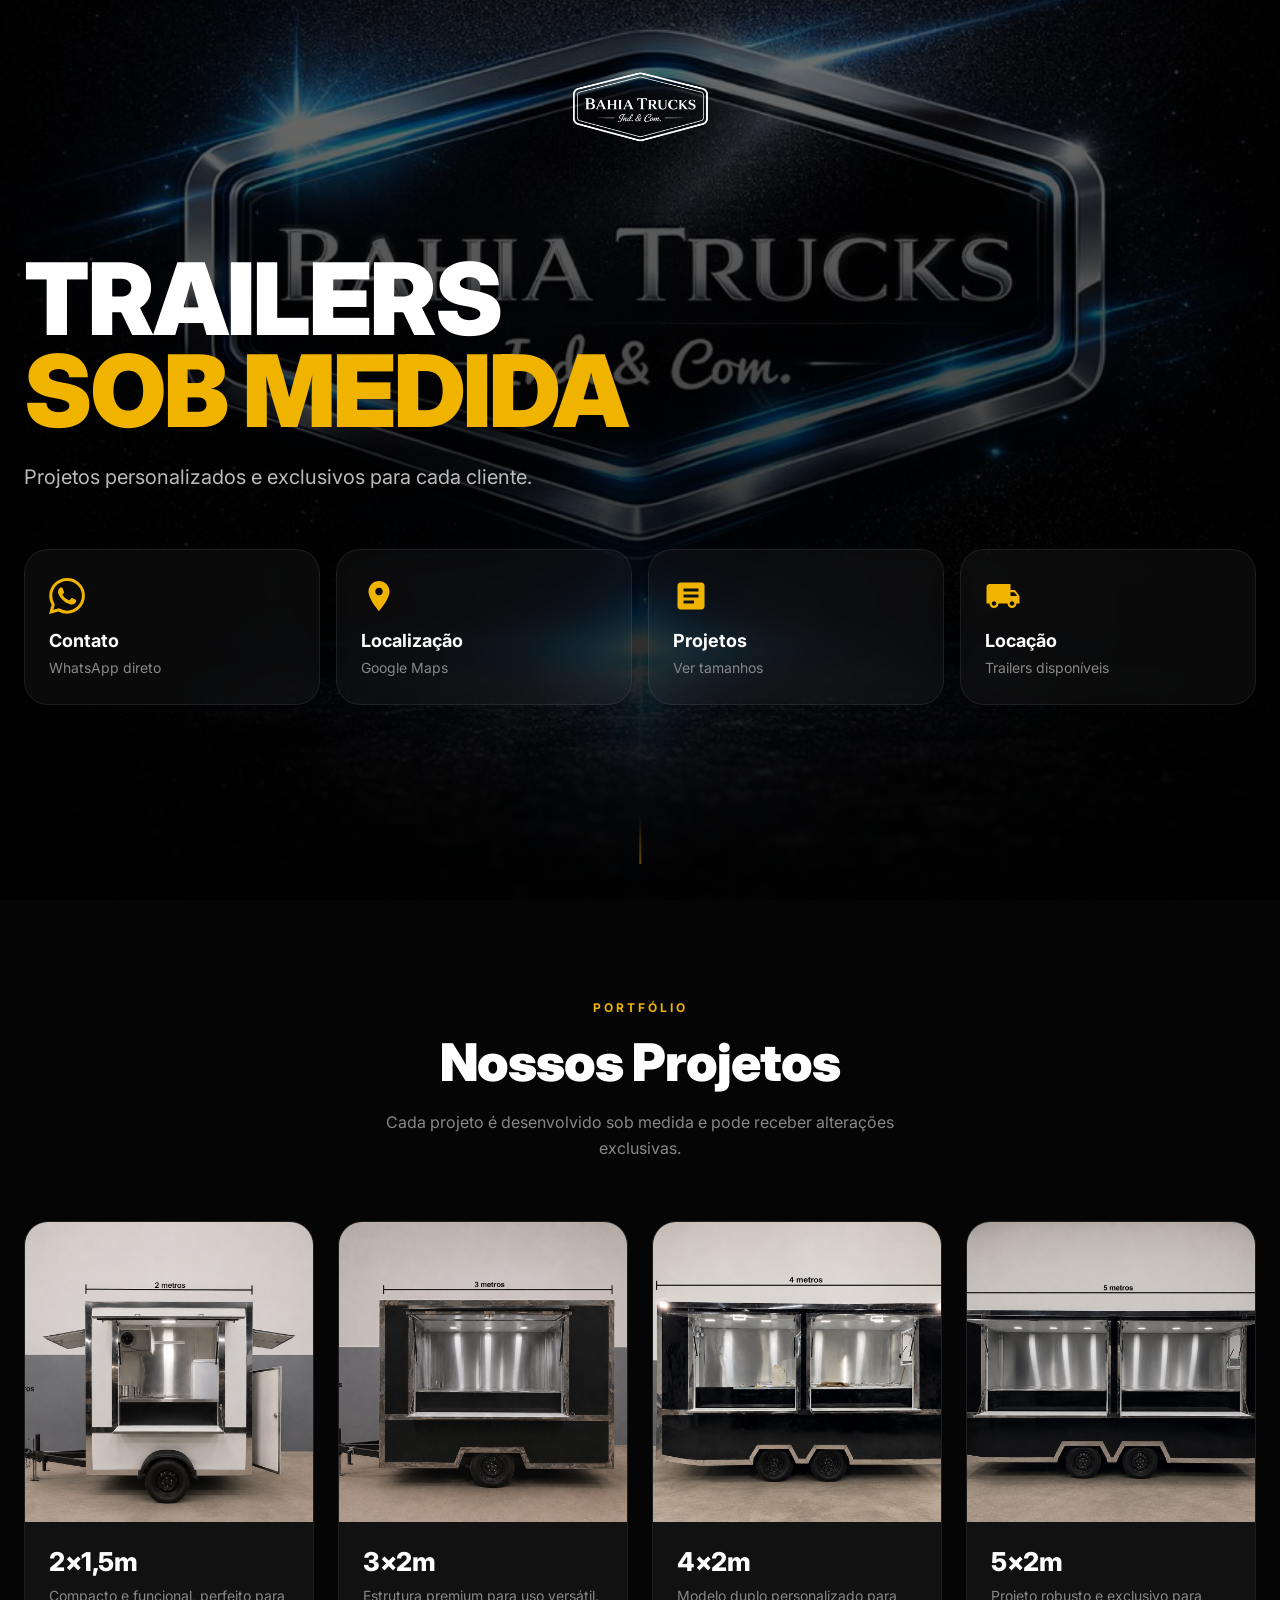
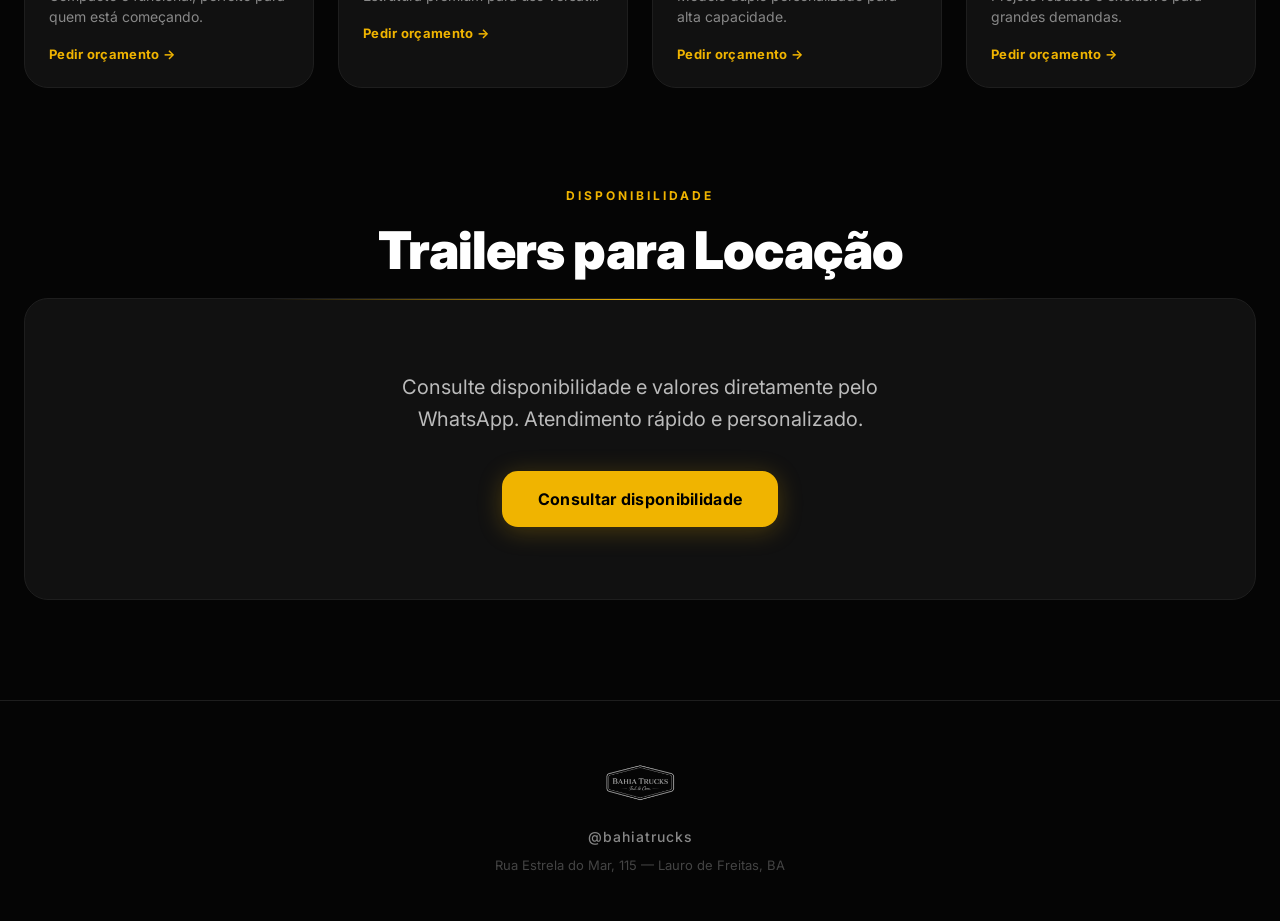
<file: index.html>
<!DOCTYPE html>
<html lang="pt-BR">
<head>
  <meta charset="UTF-8">
  <meta name="viewport" content="width=device-width, initial-scale=1.0">

  <title>Bahia Trucks — Trailers Sob Medida em Lauro de Freitas, BA</title>
  <meta name="description" content="Fabricamos trailers sob medida e oferecemos trailers para locação em Lauro de Freitas, Bahia. Projetos personalizados, qualidade e exclusividade para cada cliente.">
  <meta name="keywords" content="trailers sob medida, locação de trailers, Lauro de Freitas, Bahia, Bahia Trucks, trailers personalizados">
  <meta name="robots" content="index, follow">

  <!-- Open Graph (WhatsApp, Instagram, Facebook) -->
  <meta property="og:type" content="website">
  <meta property="og:title" content="Bahia Trucks — Trailers Sob Medida">
  <meta property="og:description" content="Fabricamos trailers sob medida e para locação em Lauro de Freitas, BA. Projetos exclusivos para cada cliente.">
  <meta property="og:image" content="4x2.jpeg">
  <meta property="og:locale" content="pt_BR">

  <!-- Structured Data (Google) -->
  <script type="application/ld+json">
  {
    "@context": "https://schema.org",
    "@type": "LocalBusiness",
    "name": "Bahia Trucks",
    "description": "Fabricação de trailers sob medida e locação de trailers em Lauro de Freitas, Bahia.",
    "telephone": "+55-71-98726-4731",
    "address": {
      "@type": "PostalAddress",
      "streetAddress": "Rua Estrela do Mar, 115",
      "addressLocality": "Lauro de Freitas",
      "addressRegion": "BA",
      "addressCountry": "BR"
    }
  }
  </script>

  <!-- Google Fonts -->
  <link rel="preconnect" href="https://fonts.googleapis.com">
  <link rel="preconnect" href="https://fonts.gstatic.com" crossorigin>
  <link href="https://fonts.googleapis.com/css2?family=Inter:wght@400;500;600;700;900&display=swap" rel="stylesheet">

  <link rel="stylesheet" href="style.css">
</head>
<body>

<header class="hero">
  <img src="logo.png" class="logo" alt="Bahia Trucks — Logo">

  <div class="hero-content">
    <h1>TRAILERS<br><span>SOB MEDIDA</span></h1>
    <p>Projetos personalizados e exclusivos para cada cliente.</p>

    <div class="cards">

      <a class="card" href="https://wa.me/5571987264731?text=Olá,%20vim%20pelo%20site" target="_blank" rel="noopener" aria-label="Entrar em contato pelo WhatsApp">
        <div class="card-icon">
          <svg xmlns="http://www.w3.org/2000/svg" viewBox="0 0 24 24" fill="currentColor" aria-hidden="true"><path d="M17.472 14.382c-.297-.149-1.758-.867-2.03-.967-.273-.099-.471-.148-.67.15-.197.297-.767.966-.94 1.164-.173.199-.347.223-.644.075-.297-.15-1.255-.463-2.39-1.475-.883-.788-1.48-1.761-1.653-2.059-.173-.297-.018-.458.13-.606.134-.133.298-.347.446-.52.149-.174.198-.298.298-.497.099-.198.05-.371-.025-.52-.075-.149-.669-1.612-.916-2.207-.242-.579-.487-.5-.669-.51-.173-.008-.371-.01-.57-.01-.198 0-.52.074-.792.372-.272.297-1.04 1.016-1.04 2.479 0 1.462 1.065 2.875 1.213 3.074.149.198 2.096 3.2 5.077 4.487.709.306 1.262.489 1.694.625.712.227 1.36.195 1.871.118.571-.085 1.758-.719 2.006-1.413.248-.694.248-1.289.173-1.413-.074-.124-.272-.198-.57-.347m-5.421 7.403h-.004a9.87 9.87 0 01-5.031-1.378l-.361-.214-3.741.982.998-3.648-.235-.374a9.86 9.86 0 01-1.51-5.26c.001-5.45 4.436-9.884 9.888-9.884 2.64 0 5.122 1.03 6.988 2.898a9.825 9.825 0 012.893 6.994c-.003 5.45-4.437 9.884-9.885 9.884m8.413-18.297A11.815 11.815 0 0012.05 0C5.495 0 .16 5.335.157 11.892c0 2.096.547 4.142 1.588 5.945L.057 24l6.305-1.654a11.882 11.882 0 005.683 1.448h.005c6.554 0 11.89-5.335 11.893-11.893a11.821 11.821 0 00-3.48-8.413z"/></svg>
        </div>
        <h2>Contato</h2>
        <span>WhatsApp direto</span>
      </a>

      <a class="card" href="https://maps.app.goo.gl/4AwpPfwYR95kN2UGA" target="_blank" rel="noopener" aria-label="Ver localização no Google Maps">
        <div class="card-icon">
          <svg xmlns="http://www.w3.org/2000/svg" viewBox="0 0 24 24" fill="currentColor" aria-hidden="true"><path d="M12 2C8.13 2 5 5.13 5 9c0 5.25 7 13 7 13s7-7.75 7-13c0-3.87-3.13-7-7-7zm0 9.5c-1.38 0-2.5-1.12-2.5-2.5s1.12-2.5 2.5-2.5 2.5 1.12 2.5 2.5-1.12 2.5-2.5 2.5z"/></svg>
        </div>
        <h2>Localização</h2>
        <span>Google Maps</span>
      </a>

      <a class="card" href="#projetos" aria-label="Ver nossos projetos">
        <div class="card-icon">
          <svg xmlns="http://www.w3.org/2000/svg" viewBox="0 0 24 24" fill="currentColor" aria-hidden="true"><path d="M19 3H5c-1.1 0-2 .9-2 2v14c0 1.1.9 2 2 2h14c1.1 0 2-.9 2-2V5c0-1.1-.9-2-2-2zm-5 14H7v-2h7v2zm3-4H7v-2h10v2zm0-4H7V7h10v2z"/></svg>
        </div>
        <h2>Projetos</h2>
        <span>Ver tamanhos</span>
      </a>

      <a class="card" href="#locacao" aria-label="Ver trailers para locação">
        <div class="card-icon">
          <svg xmlns="http://www.w3.org/2000/svg" viewBox="0 0 24 24" fill="currentColor" aria-hidden="true"><path d="M20 8h-3V4H3c-1.1 0-2 .9-2 2v11h2c0 1.66 1.34 3 3 3s3-1.34 3-3h6c0 1.66 1.34 3 3 3s3-1.34 3-3h2v-5l-3-4zM6 18.5c-.83 0-1.5-.67-1.5-1.5s.67-1.5 1.5-1.5 1.5.67 1.5 1.5-.67 1.5-1.5 1.5zm13.5-9l1.96 2.5H17V9.5h2.5zm-1.5 9c-.83 0-1.5-.67-1.5-1.5s.67-1.5 1.5-1.5 1.5.67 1.5 1.5-.67 1.5-1.5 1.5z"/></svg>
        </div>
        <h2>Locação</h2>
        <span>Trailers disponíveis</span>
      </a>

    </div>
  </div>

  <div class="scroll-hint" aria-hidden="true">
    <span></span>
  </div>
</header>

<section id="projetos">
  <div class="section-label">Portfólio</div>
  <h2>Nossos Projetos</h2>
  <p class="subtitle">Cada projeto é desenvolvido sob medida e pode receber alterações exclusivas.</p>

  <div class="project-grid">

    <a class="project-card" href="https://wa.me/5571987264731?text=Olá!%20Vim%20pelo%20site%20da%20Bahia%20Trucks%20e%20gostaria%20de%20solicitar%20um%20orçamento%20para%20o%20trailer%20de%202x1%2C5m.%20Poderia%20me%20passar%20mais%20informações%3F" target="_blank" rel="noopener" aria-label="Solicitar orçamento do trailer 2x1,5m pelo WhatsApp">
      <div class="project-img-wrap">
        <img src="2x15.jpeg" alt="Trailer 2x1,5 metros — compacto e funcional" loading="lazy">
        <div class="project-overlay">
          <span class="overlay-btn">Solicitar orçamento</span>
        </div>
      </div>
      <div class="project-info">
        <h3>2×1,5m</h3>
        <p>Compacto e funcional, perfeito para quem está começando.</p>
        <span class="project-cta">Pedir orçamento →</span>
      </div>
    </a>

    <a class="project-card" href="https://wa.me/5571987264731?text=Olá!%20Vim%20pelo%20site%20da%20Bahia%20Trucks%20e%20gostaria%20de%20solicitar%20um%20orçamento%20para%20o%20trailer%20de%203x2m.%20Poderia%20me%20passar%20mais%20informações%3F" target="_blank" rel="noopener" aria-label="Solicitar orçamento do trailer 3x2m pelo WhatsApp">
      <div class="project-img-wrap">
        <img src="3x2.jpeg" alt="Trailer 3x2 metros — estrutura premium" loading="lazy">
        <div class="project-overlay">
          <span class="overlay-btn">Solicitar orçamento</span>
        </div>
      </div>
      <div class="project-info">
        <h3>3×2m</h3>
        <p>Estrutura premium para uso versátil.</p>
        <span class="project-cta">Pedir orçamento →</span>
      </div>
    </a>

    <a class="project-card" href="https://wa.me/5571987264731?text=Olá!%20Vim%20pelo%20site%20da%20Bahia%20Trucks%20e%20gostaria%20de%20solicitar%20um%20orçamento%20para%20o%20trailer%20de%204x2m.%20Poderia%20me%20passar%20mais%20informações%3F" target="_blank" rel="noopener" aria-label="Solicitar orçamento do trailer 4x2m pelo WhatsApp">
      <div class="project-img-wrap">
        <img src="4x2.jpeg" alt="Trailer 4x2 metros — modelo duplo personalizado" loading="lazy">
        <div class="project-overlay">
          <span class="overlay-btn">Solicitar orçamento</span>
        </div>
      </div>
      <div class="project-info">
        <h3>4×2m</h3>
        <p>Modelo duplo personalizado para alta capacidade.</p>
        <span class="project-cta">Pedir orçamento →</span>
      </div>
    </a>

    <a class="project-card" href="https://wa.me/5571987264731?text=Olá!%20Vim%20pelo%20site%20da%20Bahia%20Trucks%20e%20gostaria%20de%20solicitar%20um%20orçamento%20para%20o%20trailer%20de%205x2m.%20Poderia%20me%20passar%20mais%20informações%3F" target="_blank" rel="noopener" aria-label="Solicitar orçamento do trailer 5x2m pelo WhatsApp">
      <div class="project-img-wrap">
        <img src="5x2.jpeg" alt="Trailer 5x2 metros — projeto robusto e exclusivo" loading="lazy">
        <div class="project-overlay">
          <span class="overlay-btn">Solicitar orçamento</span>
        </div>
      </div>
      <div class="project-info">
        <h3>5×2m</h3>
        <p>Projeto robusto e exclusivo para grandes demandas.</p>
        <span class="project-cta">Pedir orçamento →</span>
      </div>
    </a>

  </div>
</section>

<section id="locacao" class="locacao-section">
  <div class="section-label">Disponibilidade</div>
  <h2>Trailers para Locação</h2>

  <div class="locacao-box">
    <p>Consulte disponibilidade e valores diretamente pelo WhatsApp. Atendimento rápido e personalizado.</p>
    <a href="locacao.html" class="btn-primary" aria-label="Ver trailers disponíveis para locação">
      Consultar disponibilidade
    </a>
  </div>
</section>

<footer>
  <div class="footer-inner">
    <img src="logo.png" alt="Bahia Trucks" class="footer-logo">
    <p class="footer-handle">@bahiatrucks</p>
    <p class="footer-address">Rua Estrela do Mar, 115 — Lauro de Freitas, BA</p>
  </div>
</footer>

</body>
</html>
</file>
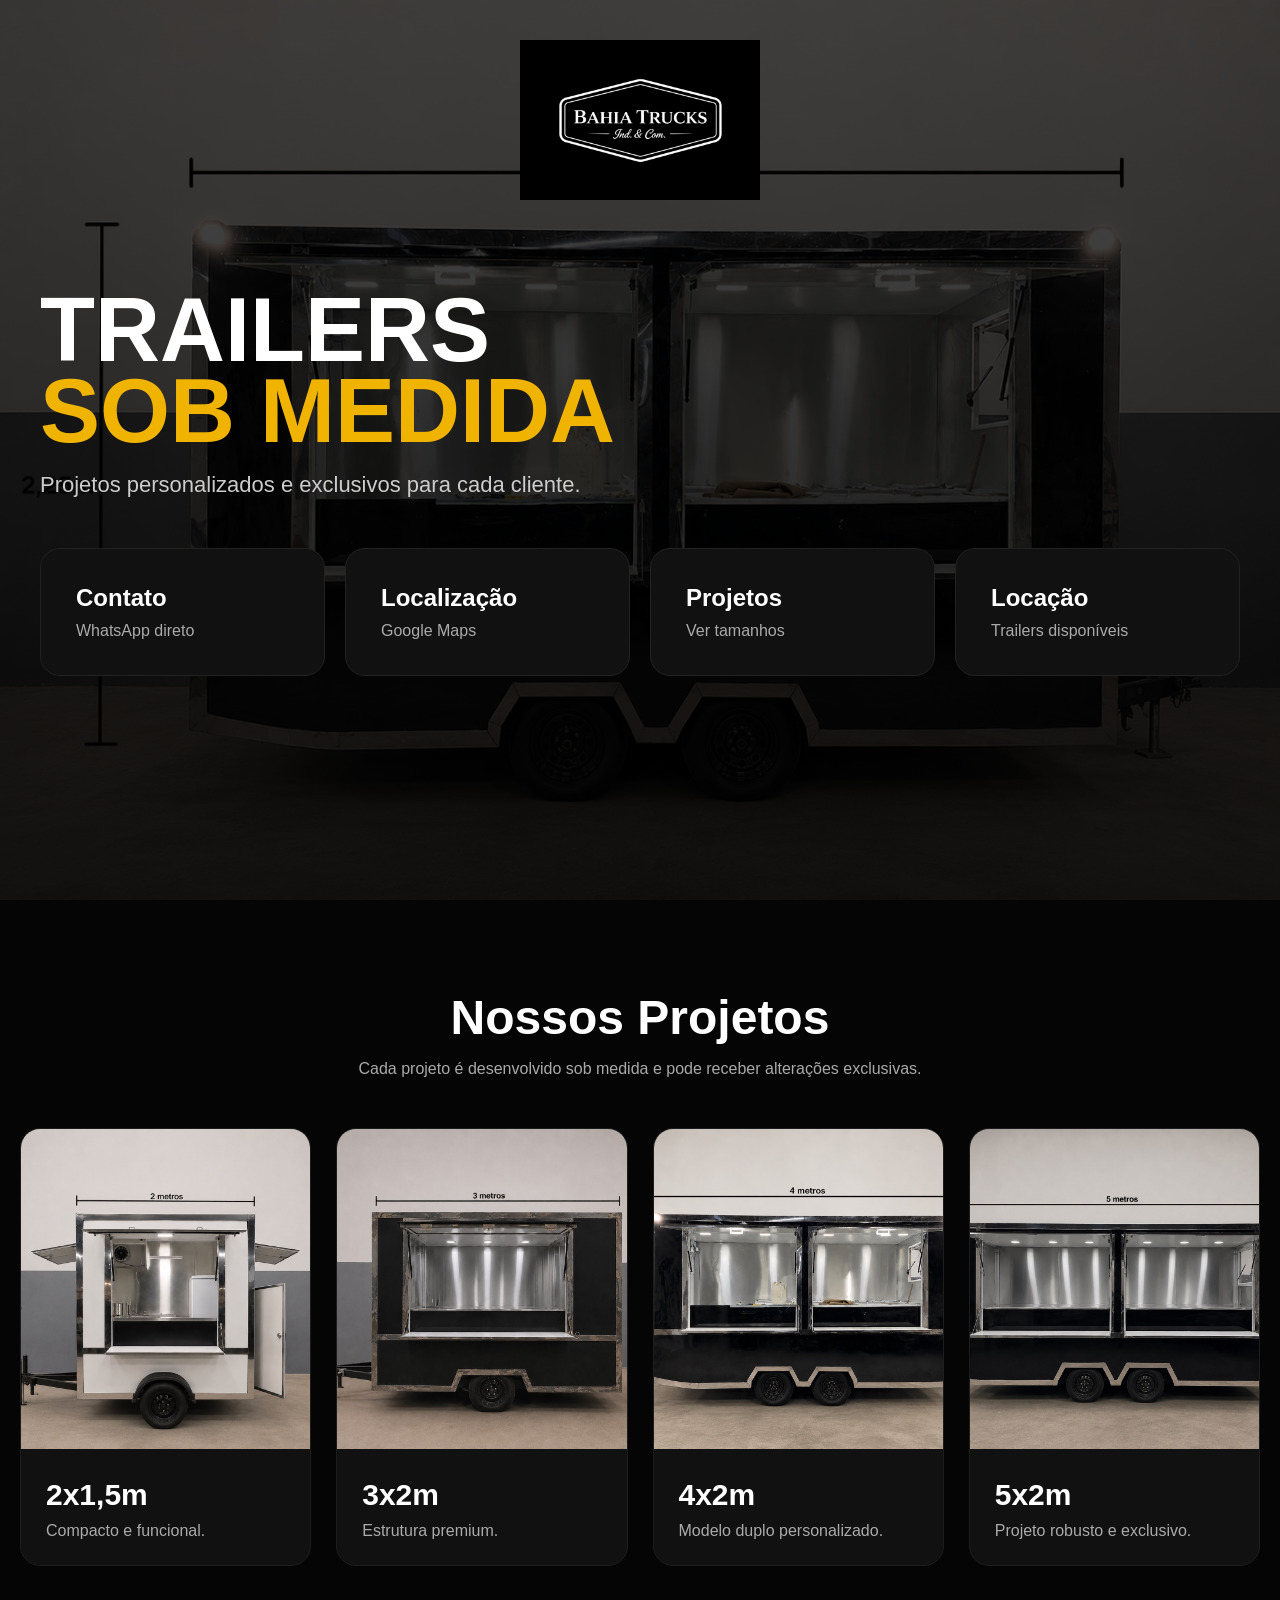
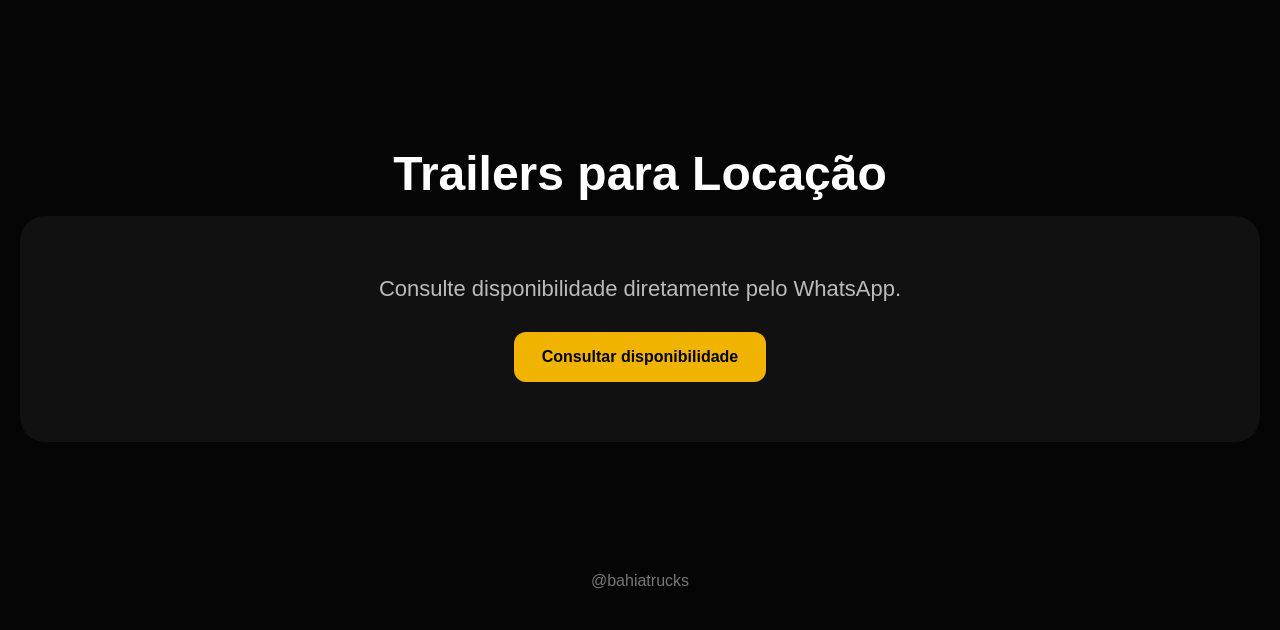
<file: bahiatrucks_site_v2/index.html>
<!DOCTYPE html>
<html lang="pt-BR">
<head>
<meta charset="UTF-8">
<meta name="viewport" content="width=device-width, initial-scale=1.0">
<title>Bahia Trucks</title>
<link rel="stylesheet" href="style.css">
</head>
<body>

<header class="hero">
<img src="logo.png" class="logo">

<div class="hero-content">
<h1>TRAILERS<br><span>SOB MEDIDA</span></h1>

<p>Projetos personalizados e exclusivos para cada cliente.</p>

<div class="cards">

<a class="card" href="https://wa.me/5571987264731?text=Olá,%20vim%20pelo%20site" target="_blank">
<h2>Contato</h2>
<span>WhatsApp direto</span>
</a>

<a class="card" href="https://maps.google.com/?q=Rua+Estrela+do+Mar+115+Lauro+de+Freitas+BA" target="_blank">
<h2>Localização</h2>
<span>Google Maps</span>
</a>

<a class="card" href="#projetos">
<h2>Projetos</h2>
<span>Ver tamanhos</span>
</a>

<a class="card" href="#locacao">
<h2>Locação</h2>
<span>Trailers disponíveis</span>
</a>

</div>
</div>
</header>

<section id="projetos">
<h2>Nossos Projetos</h2>

<p class="subtitle">
Cada projeto é desenvolvido sob medida e pode receber alterações exclusivas.
</p>

<div class="project-grid">

<div class="project-card">
<img src="2x15.jpeg">
<div class="project-info">
<h3>2x1,5m</h3>
<p>Compacto e funcional.</p>
</div>
</div>

<div class="project-card">
<img src="3x2.jpeg">
<div class="project-info">
<h3>3x2m</h3>
<p>Estrutura premium.</p>
</div>
</div>

<div class="project-card">
<img src="4x2.jpeg">
<div class="project-info">
<h3>4x2m</h3>
<p>Modelo duplo personalizado.</p>
</div>
</div>

<div class="project-card">
<img src="5x2.jpeg">
<div class="project-info">
<h3>5x2m</h3>
<p>Projeto robusto e exclusivo.</p>
</div>
</div>

</div>
</section>

<section id="locacao">
<h2>Trailers para Locação</h2>

<div class="locacao-box">
<p>Consulte disponibilidade diretamente pelo WhatsApp.</p>

<a href="https://wa.me/5571987264731?text=Olá,%20tenho%20interesse%20em%20locação" target="_blank">
Consultar disponibilidade
</a>

</div>
</section>

<footer>
<p>@bahiatrucks</p>
</footer>

</body>
</html>
</file>
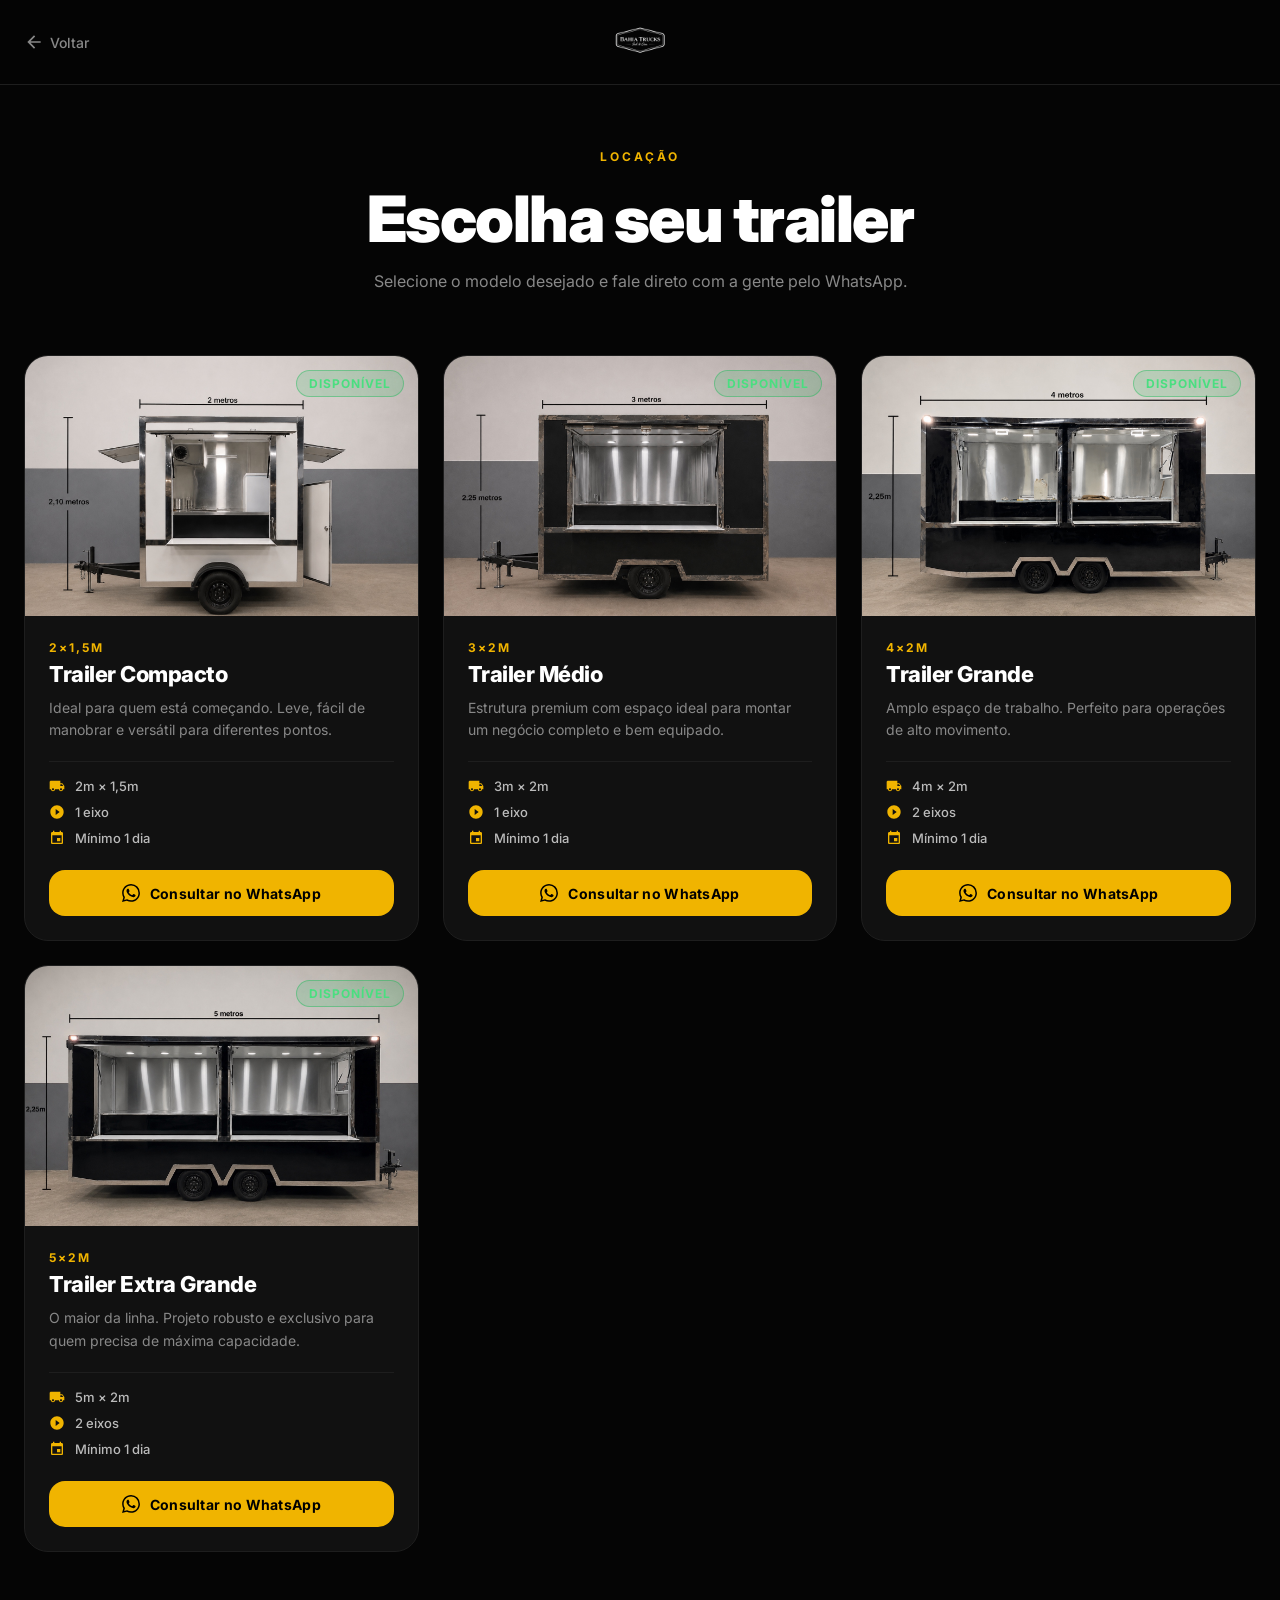
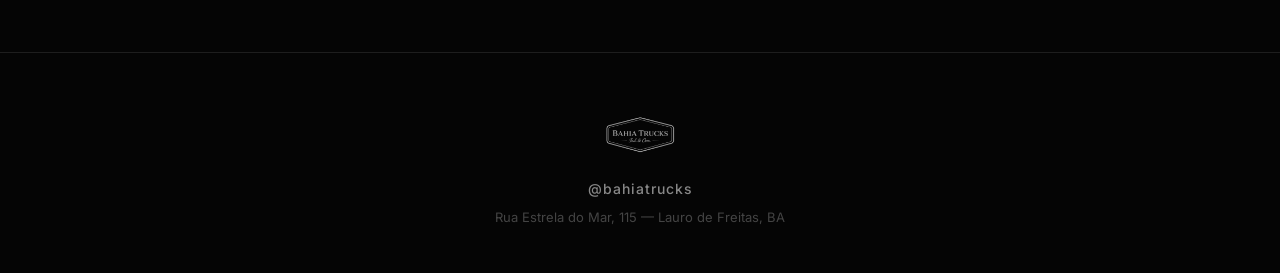
<file: locacao.html>
<!DOCTYPE html>
<html lang="pt-BR">
<head>
  <meta charset="UTF-8">
  <meta name="viewport" content="width=device-width, initial-scale=1.0">
  <title>Trailers para Locação — Bahia Trucks</title>
  <meta name="description" content="Escolha o trailer ideal para locação. Consulte disponibilidade e valores direto pelo WhatsApp.">

  <link rel="preconnect" href="https://fonts.googleapis.com">
  <link rel="preconnect" href="https://fonts.gstatic.com" crossorigin>
  <link href="https://fonts.googleapis.com/css2?family=Inter:wght@400;500;600;700;900&display=swap" rel="stylesheet">

  <link rel="stylesheet" href="style.css">
  <link rel="stylesheet" href="locacao.css">
</head>
<body>

<header class="cat-header">
  <a href="index.html" class="back-btn" aria-label="Voltar ao início">
    <svg xmlns="http://www.w3.org/2000/svg" viewBox="0 0 24 24" fill="currentColor"><path d="M20 11H7.83l5.59-5.59L12 4l-8 8 8 8 1.41-1.41L7.83 13H20v-2z"/></svg>
    Voltar
  </a>
  <a href="index.html"><img src="logo.png" class="cat-logo" alt="Bahia Trucks"></a>
</header>

<main class="cat-main">
  <div class="cat-hero">
    <div class="section-label">Locação</div>
    <h1>Escolha seu trailer</h1>
    <p>Selecione o modelo desejado e fale direto com a gente pelo WhatsApp.</p>
  </div>

  <div class="cat-grid">

    <!-- 2x1,5m -->
    <a class="cat-card"
       href="https://wa.me/5571987264731?text=Olá!%20Vim%20pelo%20site%20da%20Bahia%20Trucks%20e%20tenho%20interesse%20em%20LOCAR%20o%20trailer%20de%202x1%2C5m.%20Poderia%20me%20informar%20a%20disponibilidade%20e%20o%20valor%20da%20diária%3F"
       target="_blank" rel="noopener"
       aria-label="Solicitar locação do trailer 2x1,5m">
      <div class="cat-img">
        <img src="2x15.jpeg" alt="Trailer 2x1,5m para locação" loading="lazy">
        <div class="cat-badge">Disponível</div>
      </div>
      <div class="cat-info">
        <div class="cat-size">2×1,5m</div>
        <h2>Trailer Compacto</h2>
        <p>Ideal para quem está começando. Leve, fácil de manobrar e versátil para diferentes pontos.</p>
        <ul class="cat-specs">
          <li>
            <svg viewBox="0 0 24 24" fill="currentColor"><path d="M20 8h-3V4H3c-1.1 0-2 .9-2 2v11h2c0 1.66 1.34 3 3 3s3-1.34 3-3h6c0 1.66 1.34 3 3 3s3-1.34 3-3h2v-5l-3-4zM6 18.5c-.83 0-1.5-.67-1.5-1.5s.67-1.5 1.5-1.5 1.5.67 1.5 1.5-.67 1.5-1.5 1.5zm13.5-9l1.96 2.5H17V9.5h2.5zm-1.5 9c-.83 0-1.5-.67-1.5-1.5s.67-1.5 1.5-1.5 1.5.67 1.5 1.5-.67 1.5-1.5 1.5z"/></svg>
            2m × 1,5m
          </li>
          <li>
            <svg viewBox="0 0 24 24" fill="currentColor"><path d="M12 2C6.48 2 2 6.48 2 12s4.48 10 10 10 10-4.48 10-10S17.52 2 12 2zm-2 14.5v-9l6 4.5-6 4.5z"/></svg>
            1 eixo
          </li>
          <li>
            <svg viewBox="0 0 24 24" fill="currentColor"><path d="M17 12h-5v5h5v-5zM16 1v2H8V1H6v2H5c-1.11 0-1.99.9-1.99 2L3 19c0 1.1.89 2 2 2h14c1.1 0 2-.9 2-2V5c0-1.1-.9-2-2-2h-1V1h-2zm3 18H5V8h14v11z"/></svg>
            Mínimo 1 dia
          </li>
        </ul>
        <div class="cat-cta">
          <span class="cta-btn">
            <svg viewBox="0 0 24 24" fill="currentColor"><path d="M17.472 14.382c-.297-.149-1.758-.867-2.03-.967-.273-.099-.471-.148-.67.15-.197.297-.767.966-.94 1.164-.173.199-.347.223-.644.075-.297-.15-1.255-.463-2.39-1.475-.883-.788-1.48-1.761-1.653-2.059-.173-.297-.018-.458.13-.606.134-.133.298-.347.446-.52.149-.174.198-.298.298-.497.099-.198.05-.371-.025-.52-.075-.149-.669-1.612-.916-2.207-.242-.579-.487-.5-.669-.51-.173-.008-.371-.01-.57-.01-.198 0-.52.074-.792.372-.272.297-1.04 1.016-1.04 2.479 0 1.462 1.065 2.875 1.213 3.074.149.198 2.096 3.2 5.077 4.487.709.306 1.262.489 1.694.625.712.227 1.36.195 1.871.118.571-.085 1.758-.719 2.006-1.413.248-.694.248-1.289.173-1.413-.074-.124-.272-.198-.57-.347m-5.421 7.403h-.004a9.87 9.87 0 01-5.031-1.378l-.361-.214-3.741.982.998-3.648-.235-.374a9.86 9.86 0 01-1.51-5.26c.001-5.45 4.436-9.884 9.888-9.884 2.64 0 5.122 1.03 6.988 2.898a9.825 9.825 0 012.893 6.994c-.003 5.45-4.437 9.884-9.885 9.884m8.413-18.297A11.815 11.815 0 0012.05 0C5.495 0 .16 5.335.157 11.892c0 2.096.547 4.142 1.588 5.945L.057 24l6.305-1.654a11.882 11.882 0 005.683 1.448h.005c6.554 0 11.89-5.335 11.893-11.893a11.821 11.821 0 00-3.48-8.413z"/></svg>
            Consultar no WhatsApp
          </span>
        </div>
      </div>
    </a>

    <!-- 3x2m -->
    <a class="cat-card"
       href="https://wa.me/5571987264731?text=Olá!%20Vim%20pelo%20site%20da%20Bahia%20Trucks%20e%20tenho%20interesse%20em%20LOCAR%20o%20trailer%20de%203x2m.%20Poderia%20me%20informar%20a%20disponibilidade%20e%20o%20valor%20da%20diária%3F"
       target="_blank" rel="noopener"
       aria-label="Solicitar locação do trailer 3x2m">
      <div class="cat-img">
        <img src="3x2.jpeg" alt="Trailer 3x2m para locação" loading="lazy">
        <div class="cat-badge">Disponível</div>
      </div>
      <div class="cat-info">
        <div class="cat-size">3×2m</div>
        <h2>Trailer Médio</h2>
        <p>Estrutura premium com espaço ideal para montar um negócio completo e bem equipado.</p>
        <ul class="cat-specs">
          <li>
            <svg viewBox="0 0 24 24" fill="currentColor"><path d="M20 8h-3V4H3c-1.1 0-2 .9-2 2v11h2c0 1.66 1.34 3 3 3s3-1.34 3-3h6c0 1.66 1.34 3 3 3s3-1.34 3-3h2v-5l-3-4zM6 18.5c-.83 0-1.5-.67-1.5-1.5s.67-1.5 1.5-1.5 1.5.67 1.5 1.5-.67 1.5-1.5 1.5zm13.5-9l1.96 2.5H17V9.5h2.5zm-1.5 9c-.83 0-1.5-.67-1.5-1.5s.67-1.5 1.5-1.5 1.5.67 1.5 1.5-.67 1.5-1.5 1.5z"/></svg>
            3m × 2m
          </li>
          <li>
            <svg viewBox="0 0 24 24" fill="currentColor"><path d="M12 2C6.48 2 2 6.48 2 12s4.48 10 10 10 10-4.48 10-10S17.52 2 12 2zm-2 14.5v-9l6 4.5-6 4.5z"/></svg>
            1 eixo
          </li>
          <li>
            <svg viewBox="0 0 24 24" fill="currentColor"><path d="M17 12h-5v5h5v-5zM16 1v2H8V1H6v2H5c-1.11 0-1.99.9-1.99 2L3 19c0 1.1.89 2 2 2h14c1.1 0 2-.9 2-2V5c0-1.1-.9-2-2-2h-1V1h-2zm3 18H5V8h14v11z"/></svg>
            Mínimo 1 dia
          </li>
        </ul>
        <div class="cat-cta">
          <span class="cta-btn">
            <svg viewBox="0 0 24 24" fill="currentColor"><path d="M17.472 14.382c-.297-.149-1.758-.867-2.03-.967-.273-.099-.471-.148-.67.15-.197.297-.767.966-.94 1.164-.173.199-.347.223-.644.075-.297-.15-1.255-.463-2.39-1.475-.883-.788-1.48-1.761-1.653-2.059-.173-.297-.018-.458.13-.606.134-.133.298-.347.446-.52.149-.174.198-.298.298-.497.099-.198.05-.371-.025-.52-.075-.149-.669-1.612-.916-2.207-.242-.579-.487-.5-.669-.51-.173-.008-.371-.01-.57-.01-.198 0-.52.074-.792.372-.272.297-1.04 1.016-1.04 2.479 0 1.462 1.065 2.875 1.213 3.074.149.198 2.096 3.2 5.077 4.487.709.306 1.262.489 1.694.625.712.227 1.36.195 1.871.118.571-.085 1.758-.719 2.006-1.413.248-.694.248-1.289.173-1.413-.074-.124-.272-.198-.57-.347m-5.421 7.403h-.004a9.87 9.87 0 01-5.031-1.378l-.361-.214-3.741.982.998-3.648-.235-.374a9.86 9.86 0 01-1.51-5.26c.001-5.45 4.436-9.884 9.888-9.884 2.64 0 5.122 1.03 6.988 2.898a9.825 9.825 0 012.893 6.994c-.003 5.45-4.437 9.884-9.885 9.884m8.413-18.297A11.815 11.815 0 0012.05 0C5.495 0 .16 5.335.157 11.892c0 2.096.547 4.142 1.588 5.945L.057 24l6.305-1.654a11.882 11.882 0 005.683 1.448h.005c6.554 0 11.89-5.335 11.893-11.893a11.821 11.821 0 00-3.48-8.413z"/></svg>
            Consultar no WhatsApp
          </span>
        </div>
      </div>
    </a>

    <!-- 4x2m -->
    <a class="cat-card"
       href="https://wa.me/5571987264731?text=Olá!%20Vim%20pelo%20site%20da%20Bahia%20Trucks%20e%20tenho%20interesse%20em%20LOCAR%20o%20trailer%20de%204x2m.%20Poderia%20me%20informar%20a%20disponibilidade%20e%20o%20valor%20da%20diária%3F"
       target="_blank" rel="noopener"
       aria-label="Solicitar locação do trailer 4x2m">
      <div class="cat-img">
        <img src="4x2.jpeg" alt="Trailer 4x2m para locação" loading="lazy">
        <div class="cat-badge">Disponível</div>
      </div>
      <div class="cat-info">
        <div class="cat-size">4×2m</div>
        <h2>Trailer Grande</h2>
        <p>Amplo espaço de trabalho. Perfeito para operações de alto movimento.</p>
        <ul class="cat-specs">
          <li>
            <svg viewBox="0 0 24 24" fill="currentColor"><path d="M20 8h-3V4H3c-1.1 0-2 .9-2 2v11h2c0 1.66 1.34 3 3 3s3-1.34 3-3h6c0 1.66 1.34 3 3 3s3-1.34 3-3h2v-5l-3-4zM6 18.5c-.83 0-1.5-.67-1.5-1.5s.67-1.5 1.5-1.5 1.5.67 1.5 1.5-.67 1.5-1.5 1.5zm13.5-9l1.96 2.5H17V9.5h2.5zm-1.5 9c-.83 0-1.5-.67-1.5-1.5s.67-1.5 1.5-1.5 1.5.67 1.5 1.5-.67 1.5-1.5 1.5z"/></svg>
            4m × 2m
          </li>
          <li>
            <svg viewBox="0 0 24 24" fill="currentColor"><path d="M12 2C6.48 2 2 6.48 2 12s4.48 10 10 10 10-4.48 10-10S17.52 2 12 2zm-2 14.5v-9l6 4.5-6 4.5z"/></svg>
            2 eixos
          </li>
          <li>
            <svg viewBox="0 0 24 24" fill="currentColor"><path d="M17 12h-5v5h5v-5zM16 1v2H8V1H6v2H5c-1.11 0-1.99.9-1.99 2L3 19c0 1.1.89 2 2 2h14c1.1 0 2-.9 2-2V5c0-1.1-.9-2-2-2h-1V1h-2zm3 18H5V8h14v11z"/></svg>
            Mínimo 1 dia
          </li>
        </ul>
        <div class="cat-cta">
          <span class="cta-btn">
            <svg viewBox="0 0 24 24" fill="currentColor"><path d="M17.472 14.382c-.297-.149-1.758-.867-2.03-.967-.273-.099-.471-.148-.67.15-.197.297-.767.966-.94 1.164-.173.199-.347.223-.644.075-.297-.15-1.255-.463-2.39-1.475-.883-.788-1.48-1.761-1.653-2.059-.173-.297-.018-.458.13-.606.134-.133.298-.347.446-.52.149-.174.198-.298.298-.497.099-.198.05-.371-.025-.52-.075-.149-.669-1.612-.916-2.207-.242-.579-.487-.5-.669-.51-.173-.008-.371-.01-.57-.01-.198 0-.52.074-.792.372-.272.297-1.04 1.016-1.04 2.479 0 1.462 1.065 2.875 1.213 3.074.149.198 2.096 3.2 5.077 4.487.709.306 1.262.489 1.694.625.712.227 1.36.195 1.871.118.571-.085 1.758-.719 2.006-1.413.248-.694.248-1.289.173-1.413-.074-.124-.272-.198-.57-.347m-5.421 7.403h-.004a9.87 9.87 0 01-5.031-1.378l-.361-.214-3.741.982.998-3.648-.235-.374a9.86 9.86 0 01-1.51-5.26c.001-5.45 4.436-9.884 9.888-9.884 2.64 0 5.122 1.03 6.988 2.898a9.825 9.825 0 012.893 6.994c-.003 5.45-4.437 9.884-9.885 9.884m8.413-18.297A11.815 11.815 0 0012.05 0C5.495 0 .16 5.335.157 11.892c0 2.096.547 4.142 1.588 5.945L.057 24l6.305-1.654a11.882 11.882 0 005.683 1.448h.005c6.554 0 11.89-5.335 11.893-11.893a11.821 11.821 0 00-3.48-8.413z"/></svg>
            Consultar no WhatsApp
          </span>
        </div>
      </div>
    </a>

    <!-- 5x2m -->
    <a class="cat-card"
       href="https://wa.me/5571987264731?text=Olá!%20Vim%20pelo%20site%20da%20Bahia%20Trucks%20e%20tenho%20interesse%20em%20LOCAR%20o%20trailer%20de%205x2m.%20Poderia%20me%20informar%20a%20disponibilidade%20e%20o%20valor%20da%20diária%3F"
       target="_blank" rel="noopener"
       aria-label="Solicitar locação do trailer 5x2m">
      <div class="cat-img">
        <img src="5x2.jpeg" alt="Trailer 5x2m para locação" loading="lazy">
        <div class="cat-badge">Disponível</div>
      </div>
      <div class="cat-info">
        <div class="cat-size">5×2m</div>
        <h2>Trailer Extra Grande</h2>
        <p>O maior da linha. Projeto robusto e exclusivo para quem precisa de máxima capacidade.</p>
        <ul class="cat-specs">
          <li>
            <svg viewBox="0 0 24 24" fill="currentColor"><path d="M20 8h-3V4H3c-1.1 0-2 .9-2 2v11h2c0 1.66 1.34 3 3 3s3-1.34 3-3h6c0 1.66 1.34 3 3 3s3-1.34 3-3h2v-5l-3-4zM6 18.5c-.83 0-1.5-.67-1.5-1.5s.67-1.5 1.5-1.5 1.5.67 1.5 1.5-.67 1.5-1.5 1.5zm13.5-9l1.96 2.5H17V9.5h2.5zm-1.5 9c-.83 0-1.5-.67-1.5-1.5s.67-1.5 1.5-1.5 1.5.67 1.5 1.5-.67 1.5-1.5 1.5z"/></svg>
            5m × 2m
          </li>
          <li>
            <svg viewBox="0 0 24 24" fill="currentColor"><path d="M12 2C6.48 2 2 6.48 2 12s4.48 10 10 10 10-4.48 10-10S17.52 2 12 2zm-2 14.5v-9l6 4.5-6 4.5z"/></svg>
            2 eixos
          </li>
          <li>
            <svg viewBox="0 0 24 24" fill="currentColor"><path d="M17 12h-5v5h5v-5zM16 1v2H8V1H6v2H5c-1.11 0-1.99.9-1.99 2L3 19c0 1.1.89 2 2 2h14c1.1 0 2-.9 2-2V5c0-1.1-.9-2-2-2h-1V1h-2zm3 18H5V8h14v11z"/></svg>
            Mínimo 1 dia
          </li>
        </ul>
        <div class="cat-cta">
          <span class="cta-btn">
            <svg viewBox="0 0 24 24" fill="currentColor"><path d="M17.472 14.382c-.297-.149-1.758-.867-2.03-.967-.273-.099-.471-.148-.67.15-.197.297-.767.966-.94 1.164-.173.199-.347.223-.644.075-.297-.15-1.255-.463-2.39-1.475-.883-.788-1.48-1.761-1.653-2.059-.173-.297-.018-.458.13-.606.134-.133.298-.347.446-.52.149-.174.198-.298.298-.497.099-.198.05-.371-.025-.52-.075-.149-.669-1.612-.916-2.207-.242-.579-.487-.5-.669-.51-.173-.008-.371-.01-.57-.01-.198 0-.52.074-.792.372-.272.297-1.04 1.016-1.04 2.479 0 1.462 1.065 2.875 1.213 3.074.149.198 2.096 3.2 5.077 4.487.709.306 1.262.489 1.694.625.712.227 1.36.195 1.871.118.571-.085 1.758-.719 2.006-1.413.248-.694.248-1.289.173-1.413-.074-.124-.272-.198-.57-.347m-5.421 7.403h-.004a9.87 9.87 0 01-5.031-1.378l-.361-.214-3.741.982.998-3.648-.235-.374a9.86 9.86 0 01-1.51-5.26c.001-5.45 4.436-9.884 9.888-9.884 2.64 0 5.122 1.03 6.988 2.898a9.825 9.825 0 012.893 6.994c-.003 5.45-4.437 9.884-9.885 9.884m8.413-18.297A11.815 11.815 0 0012.05 0C5.495 0 .16 5.335.157 11.892c0 2.096.547 4.142 1.588 5.945L.057 24l6.305-1.654a11.882 11.882 0 005.683 1.448h.005c6.554 0 11.89-5.335 11.893-11.893a11.821 11.821 0 00-3.48-8.413z"/></svg>
            Consultar no WhatsApp
          </span>
        </div>
      </div>
    </a>

  </div>
</main>

<footer>
  <div class="footer-inner">
    <img src="logo.png" alt="Bahia Trucks" class="footer-logo">
    <p class="footer-handle">@bahiatrucks</p>
    <p class="footer-address">Rua Estrela do Mar, 115 — Lauro de Freitas, BA</p>
  </div>
</footer>

</body>
</html>
</file>
<file: style.css>
:root {
  --gold: #f0b400;
  --gold-dark: #c99600;
  --bg: #050505;
  --bg-card: #111;
  --bg-card-hover: #161616;
  --border: #1e1e1e;
  --border-hover: #333;
  --text: #ffffff;
  --text-muted: #888;
  --text-sub: #bbb;
  --radius-lg: 24px;
  --radius-md: 16px;
  --radius-sm: 10px;
  --transition: 0.3s cubic-bezier(0.4, 0, 0.2, 1);
  --max-w: 1280px;
}

* {
  margin: 0;
  padding: 0;
  box-sizing: border-box;
}

html {
  scroll-behavior: smooth;
}

body {
  background: var(--bg);
  color: var(--text);
  font-family: 'Inter', Arial, sans-serif;
  -webkit-font-smoothing: antialiased;
}

/* ── HERO ── */

.hero {
  min-height: 100vh;
  padding: 40px 24px 80px;
  background:
    linear-gradient(to bottom, rgba(0,0,0,.55) 0%, rgba(0,0,0,.92) 100%),
    url('hero-bg.png.jpeg') center / cover no-repeat;
  display: flex;
  flex-direction: column;
  position: relative;
}

.logo {
  width: 200px;
  display: block;
  margin: 0 auto;
  filter: drop-shadow(0 4px 24px rgba(0,0,0,.6));
}

.hero-content {
  max-width: var(--max-w);
  margin: 80px auto 0;
  width: 100%;
}

.hero h1 {
  font-size: clamp(56px, 8vw, 100px);
  font-weight: 900;
  line-height: 0.92;
  letter-spacing: -2px;
  margin-bottom: 24px;
}

.hero h1 span {
  color: var(--gold);
}

.hero > .hero-content > p {
  font-size: clamp(16px, 2vw, 20px);
  color: var(--text-sub);
  margin-bottom: 56px;
  max-width: 520px;
  line-height: 1.6;
  font-weight: 400;
}

/* ── HERO CARDS ── */

.cards {
  display: grid;
  grid-template-columns: repeat(auto-fit, minmax(210px, 1fr));
  gap: 16px;
}

.card {
  background: rgba(255,255,255,.04);
  backdrop-filter: blur(12px);
  -webkit-backdrop-filter: blur(12px);
  padding: 28px 24px;
  border-radius: var(--radius-lg);
  text-decoration: none;
  color: var(--text);
  border: 1px solid rgba(255,255,255,.08);
  transition: var(--transition);
  display: flex;
  flex-direction: column;
  gap: 4px;
}

.card:hover {
  transform: translateY(-6px);
  border-color: var(--gold);
  background: rgba(240, 180, 0, 0.06);
  box-shadow: 0 12px 40px rgba(240, 180, 0, 0.12);
}

.card-icon {
  width: 36px;
  height: 36px;
  color: var(--gold);
  margin-bottom: 12px;
}

.card-icon svg {
  width: 100%;
  height: 100%;
}

.card h2 {
  font-size: 18px;
  font-weight: 700;
  margin-bottom: 4px;
}

.card span {
  color: var(--text-muted);
  font-size: 14px;
  font-weight: 400;
}

/* ── SCROLL HINT ── */

.scroll-hint {
  position: absolute;
  bottom: 36px;
  left: 50%;
  transform: translateX(-50%);
  display: flex;
  flex-direction: column;
  align-items: center;
  gap: 6px;
  opacity: 0.4;
}

.scroll-hint span {
  display: block;
  width: 1.5px;
  height: 48px;
  background: linear-gradient(to bottom, transparent, var(--gold));
  animation: scrollLine 1.8s ease-in-out infinite;
}

@keyframes scrollLine {
  0% { transform: scaleY(0); transform-origin: top; opacity: 0; }
  50% { transform: scaleY(1); transform-origin: top; opacity: 1; }
  100% { transform: scaleY(1); transform-origin: bottom; opacity: 0; }
}

/* ── SECTIONS COMMON ── */

section {
  max-width: var(--max-w);
  margin: 0 auto;
  padding: 100px 24px;
}

.section-label {
  text-align: center;
  font-size: 12px;
  font-weight: 700;
  letter-spacing: 3px;
  text-transform: uppercase;
  color: var(--gold);
  margin-bottom: 16px;
}

section h2 {
  text-align: center;
  font-size: clamp(32px, 5vw, 52px);
  font-weight: 900;
  letter-spacing: -1px;
  margin-bottom: 16px;
}

.subtitle {
  text-align: center;
  color: var(--text-muted);
  font-size: 16px;
  line-height: 1.6;
  margin-bottom: 60px;
  max-width: 560px;
  margin-left: auto;
  margin-right: auto;
}

/* ── PROJECT GRID ── */

.project-grid {
  display: grid;
  grid-template-columns: repeat(auto-fit, minmax(280px, 1fr));
  gap: 24px;
}

.project-card {
  background: var(--bg-card);
  border-radius: var(--radius-lg);
  overflow: hidden;
  border: 1px solid var(--border);
  transition: var(--transition);
}

.project-card:hover {
  border-color: var(--border-hover);
  transform: translateY(-4px);
  box-shadow: 0 16px 48px rgba(0,0,0,.5);
}

.project-img-wrap {
  position: relative;
  overflow: hidden;
}

.project-card img {
  width: 100%;
  height: 300px;
  object-fit: cover;
  display: block;
  transition: transform 0.5s cubic-bezier(0.4, 0, 0.2, 1);
}

.project-card:hover img {
  transform: scale(1.05);
}

.project-overlay {
  position: absolute;
  inset: 0;
  background: rgba(0,0,0,.55);
  display: flex;
  align-items: center;
  justify-content: center;
  opacity: 0;
  transition: var(--transition);
}

.project-card:hover .project-overlay {
  opacity: 1;
}

.overlay-btn {
  background: var(--gold);
  color: #000;
  font-weight: 700;
  font-size: 14px;
  padding: 12px 22px;
  border-radius: var(--radius-sm);
  text-decoration: none;
  transform: translateY(10px);
  transition: var(--transition);
  letter-spacing: 0.3px;
}

.project-card:hover .overlay-btn {
  transform: translateY(0);
}

.overlay-btn:hover {
  background: #fff;
}

.project-info {
  padding: 24px;
}

.project-info h3 {
  font-size: 26px;
  font-weight: 800;
  margin-bottom: 8px;
  letter-spacing: -0.5px;
}

.project-info p {
  color: var(--text-muted);
  font-size: 14px;
  line-height: 1.5;
  margin-bottom: 16px;
}

.project-cta {
  display: inline-block;
  font-size: 13px;
  font-weight: 700;
  color: var(--gold);
  letter-spacing: 0.3px;
  transition: var(--transition);
}

.project-card:hover .project-cta {
  letter-spacing: 1px;
}

a.project-card {
  text-decoration: none;
  color: var(--text);
  display: block;
}

/* ── LOCAÇÃO ── */

.locacao-section {
  padding-top: 0;
}

.locacao-box {
  background: var(--bg-card);
  border: 1px solid var(--border);
  padding: 72px 48px;
  border-radius: var(--radius-lg);
  text-align: center;
  position: relative;
  overflow: hidden;
}

.locacao-box::before {
  content: '';
  position: absolute;
  top: 0;
  left: 50%;
  transform: translateX(-50%);
  width: 60%;
  height: 1px;
  background: linear-gradient(to right, transparent, var(--gold), transparent);
}

.locacao-box p {
  font-size: 20px;
  color: var(--text-sub);
  margin-bottom: 36px;
  line-height: 1.6;
  max-width: 480px;
  margin-left: auto;
  margin-right: auto;
  margin-bottom: 36px;
}

.btn-primary {
  display: inline-block;
  background: var(--gold);
  color: #000;
  font-weight: 700;
  font-size: 16px;
  padding: 18px 36px;
  border-radius: var(--radius-md);
  text-decoration: none;
  letter-spacing: 0.3px;
  transition: var(--transition);
  box-shadow: 0 4px 24px rgba(240, 180, 0, 0.25);
}

.btn-primary:hover {
  background: #fff;
  box-shadow: 0 8px 32px rgba(255,255,255,.15);
  transform: translateY(-2px);
}

/* ── FOOTER ── */

footer {
  border-top: 1px solid var(--border);
  padding: 48px 24px;
  text-align: center;
}

.footer-inner {
  display: flex;
  flex-direction: column;
  align-items: center;
  gap: 12px;
}

.footer-logo {
  width: 100px;
  opacity: 0.6;
  filter: grayscale(1);
  transition: var(--transition);
}

.footer-logo:hover {
  opacity: 1;
  filter: none;
}

.footer-handle {
  color: var(--text-muted);
  font-size: 14px;
  font-weight: 500;
  letter-spacing: 1px;
}

.footer-address {
  color: #444;
  font-size: 13px;
}

/* ── RESPONSIVE ── */

@media (max-width: 768px) {
  .hero {
    padding: 32px 20px 64px;
  }

  .hero-content {
    margin-top: 48px;
  }

  .cards {
    grid-template-columns: 1fr 1fr;
    gap: 12px;
  }

  .card {
    padding: 20px 18px;
  }

  .card h2 {
    font-size: 16px;
  }

  section {
    padding: 72px 20px;
  }

  .project-grid {
    grid-template-columns: 1fr;
    gap: 16px;
  }

  .locacao-box {
    padding: 48px 24px;
  }

  .locacao-box p {
    font-size: 17px;
  }

  .scroll-hint {
    display: none;
  }
}

@media (max-width: 480px) {
  .cards {
    grid-template-columns: 1fr;
  }
}
</file>
<file: bahiatrucks_site_v2/style.css>
*{
margin:0;
padding:0;
box-sizing:border-box;
font-family:Arial,sans-serif;
}

body{
background:#050505;
color:white;
}

.hero{
min-height:100vh;
padding:40px 20px;
background:
linear-gradient(to bottom, rgba(0,0,0,.7), rgba(0,0,0,.9)),
url('4x2.jpeg') center/cover no-repeat;
}

.logo{
width:240px;
display:block;
margin:auto;
}

.hero-content{
max-width:1200px;
margin:90px auto 0;
}

.hero h1{
font-size:90px;
line-height:.9;
margin-bottom:20px;
}

.hero h1 span{
color:#f0b400;
}

.hero p{
font-size:22px;
color:#ccc;
margin-bottom:50px;
max-width:600px;
}

.cards{
display:grid;
grid-template-columns:repeat(auto-fit,minmax(220px,1fr));
gap:20px;
}

.card{
background:#111;
padding:35px;
border-radius:20px;
text-decoration:none;
color:white;
border:1px solid #222;
transition:.3s;
}

.card:hover{
transform:translateY(-5px);
border-color:#f0b400;
}

.card h2{
margin-bottom:10px;
}

.card span{
color:#aaa;
}

section{
max-width:1300px;
margin:auto;
padding:90px 20px;
}

section h2{
text-align:center;
font-size:48px;
margin-bottom:15px;
}

.subtitle{
text-align:center;
color:#aaa;
margin-bottom:50px;
}

.project-grid{
display:grid;
grid-template-columns:repeat(auto-fit,minmax(260px,1fr));
gap:25px;
}

.project-card{
background:#111;
border-radius:20px;
overflow:hidden;
border:1px solid #1d1d1d;
}

.project-card img{
width:100%;
height:320px;
object-fit:cover;
}

.project-info{
padding:25px;
}

.project-info h3{
font-size:30px;
margin-bottom:10px;
}

.project-info p{
color:#aaa;
}

.locacao-box{
background:#111;
padding:60px;
border-radius:25px;
text-align:center;
}

.locacao-box p{
font-size:22px;
color:#bbb;
margin-bottom:30px;
}

.locacao-box a{
background:#f0b400;
padding:16px 28px;
border-radius:12px;
text-decoration:none;
color:black;
font-weight:bold;
display:inline-block;
}

footer{
padding:40px;
text-align:center;
color:#777;
}

@media(max-width:768px){

.hero h1{
font-size:52px;
}

.hero p{
font-size:18px;
}

section h2{
font-size:34px;
}

.locacao-box{
padding:35px 20px;
}

}
</file>
<file: locacao.css>
/* ── CATALOG HEADER ── */

.cat-header {
  position: sticky;
  top: 0;
  z-index: 100;
  display: flex;
  align-items: center;
  justify-content: center;
  padding: 16px 24px;
  background: rgba(5,5,5,.85);
  backdrop-filter: blur(16px);
  -webkit-backdrop-filter: blur(16px);
  border-bottom: 1px solid var(--border);
}

.back-btn {
  position: absolute;
  left: 24px;
  display: flex;
  align-items: center;
  gap: 6px;
  color: var(--text-muted);
  text-decoration: none;
  font-size: 14px;
  font-weight: 500;
  transition: var(--transition);
}

.back-btn svg {
  width: 20px;
  height: 20px;
}

.back-btn:hover {
  color: var(--text);
}

.cat-logo {
  height: 48px;
  width: auto;
}

/* ── CATALOG HERO ── */

.cat-main {
  max-width: var(--max-w);
  margin: 0 auto;
  padding: 64px 24px 100px;
}

.cat-hero {
  text-align: center;
  margin-bottom: 60px;
}

.cat-hero h1 {
  font-size: clamp(36px, 6vw, 64px);
  font-weight: 900;
  letter-spacing: -1.5px;
  margin-bottom: 12px;
}

.cat-hero p {
  color: var(--text-muted);
  font-size: 16px;
  line-height: 1.6;
}

/* ── CATALOG GRID ── */

.cat-grid {
  display: grid;
  grid-template-columns: repeat(auto-fit, minmax(300px, 1fr));
  gap: 24px;
}

.cat-card {
  background: var(--bg-card);
  border: 1px solid var(--border);
  border-radius: var(--radius-lg);
  overflow: hidden;
  text-decoration: none;
  color: var(--text);
  display: flex;
  flex-direction: column;
  transition: var(--transition);
}

.cat-card:hover {
  border-color: var(--gold);
  transform: translateY(-4px);
  box-shadow: 0 20px 60px rgba(240,180,0,.1);
}

/* ── CARD IMAGE ── */

.cat-img {
  position: relative;
  overflow: hidden;
}

.cat-img img {
  width: 100%;
  height: 260px;
  object-fit: cover;
  display: block;
  transition: transform 0.5s cubic-bezier(0.4,0,0.2,1);
}

.cat-card:hover .cat-img img {
  transform: scale(1.05);
}

.cat-badge {
  position: absolute;
  top: 14px;
  right: 14px;
  background: rgba(16, 185, 80, 0.15);
  border: 1px solid rgba(16, 185, 80, 0.4);
  color: #4ade80;
  font-size: 12px;
  font-weight: 700;
  letter-spacing: 1px;
  text-transform: uppercase;
  padding: 5px 12px;
  border-radius: 999px;
}

/* ── CARD INFO ── */

.cat-info {
  padding: 24px;
  display: flex;
  flex-direction: column;
  flex: 1;
}

.cat-size {
  font-size: 12px;
  font-weight: 700;
  letter-spacing: 2px;
  text-transform: uppercase;
  color: var(--gold);
  margin-bottom: 6px;
}

.cat-info h2 {
  font-size: 22px;
  font-weight: 800;
  letter-spacing: -0.5px;
  margin-bottom: 10px;
}

.cat-info > p {
  color: var(--text-muted);
  font-size: 14px;
  line-height: 1.6;
  margin-bottom: 20px;
}

/* ── SPECS ── */

.cat-specs {
  list-style: none;
  display: flex;
  flex-direction: column;
  gap: 10px;
  margin-bottom: 24px;
  padding-top: 16px;
  border-top: 1px solid var(--border);
}

.cat-specs li {
  display: flex;
  align-items: center;
  gap: 10px;
  font-size: 13px;
  color: var(--text-sub);
  font-weight: 500;
}

.cat-specs li svg {
  width: 16px;
  height: 16px;
  color: var(--gold);
  flex-shrink: 0;
}

/* ── CTA BUTTON ── */

.cat-cta {
  margin-top: auto;
}

.cta-btn {
  display: flex;
  align-items: center;
  justify-content: center;
  gap: 10px;
  background: var(--gold);
  color: #000;
  font-weight: 700;
  font-size: 14px;
  padding: 14px 20px;
  border-radius: var(--radius-md);
  transition: var(--transition);
  letter-spacing: 0.3px;
}

.cta-btn svg {
  width: 18px;
  height: 18px;
  flex-shrink: 0;
}

.cat-card:hover .cta-btn {
  background: #fff;
  box-shadow: 0 4px 20px rgba(255,255,255,.1);
}

/* ── RESPONSIVE ── */

@media (max-width: 768px) {
  .cat-main {
    padding: 40px 16px 80px;
  }

  .cat-grid {
    grid-template-columns: 1fr;
    gap: 16px;
  }

  .cat-img img {
    height: 220px;
  }
}
</file>
